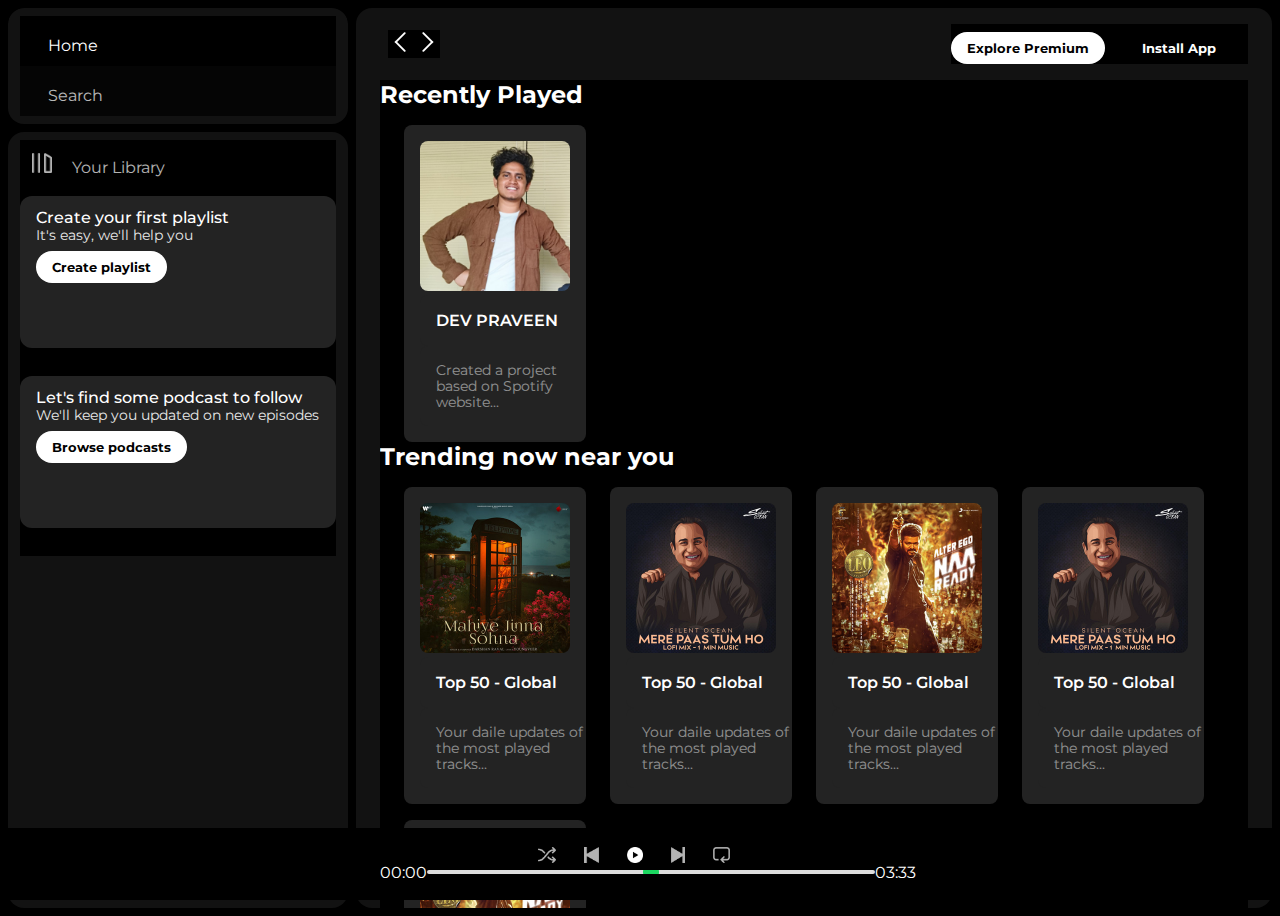
<file: index.html>
<!DOCTYPE html>
<html lang="en">
<head>
    <meta charset="UTF-8">
    <meta name="viewport" content="width=device-width, initial-scale=1.0">
    <title>Spotify - web Player: Music for everyone</title>
    <link rel="stylesheet" href="style.css"/>
    <!-- Link of FONT AWSOME CDN -->
    <link rel="stylesheet" href="https://cdnjs.cloudflare.com/ajax/libs/font-awesome/6.5.2/css/all.min.css" integrity="sha512-SnH5WK+bZxgPHs44uWIX+LLJAJ9/2PkPKZ5QiAj6Ta86w+fsb2TkcmfRyVX3pBnMFcV7oQPJkl9QevSCWr3W6A==" crossorigin="anonymous" referrerpolicy="no-referrer" />
    <!-- To add icon at the top of the webtab  -->
    <link rel="icon" href="logo.png"/>

    <!-- Google fonts lo Montserrat font link -->
    <link rel="preconnect" href="https://fonts.googleapis.com">
<link rel="preconnect" href="https://fonts.gstatic.com" crossorigin>
<link href="https://fonts.googleapis.com/css2?family=Montserrat:ital,wght@0,100..900;1,100..900&display=swap" rel="stylesheet"/>
</head>
<body>
    <div class="main">
     
        <div class="sidebar">
            <div class="nav">
                <div class="nav-option" style="opacity: 1;">
                    <i class="fa-solid fa-house"></i> <!-- icon link taken from font awsome ,in that free icons -->
                  <a href="#">Home</a>
                </div>
                <div class="nav-option">
                    <i class="fa-solid fa-magnifying-glass"></i> 
                      <a href="#">Search</a>
                    </div>
            </div>

            <!-- library or sidebar bottom -->
            <div class="library">
                <div class="options">
                    <div class="lib-option nav-option" >
                        <img src="library_icon.png"/>
                        
                      <a href="#">Your Library</a>
                    </div>
                    <div class="icons">
                        <i class="fa-solid fa-plus"></i>
                        <i class="fa-solid fa-arrow-right"></i>
                    </div>
                </div>

                <!-- Library boxes-->
                <div class="lib-box">
                    <div class="box">
                        <p class="box-p1">Create your first playlist</p>
                        <p class="box-p2">It's easy, we'll help you</p>
                        <button class="badge">Create playlist</button>
                    </div>
                    <div class="box">
                        <p class="box-p1">Let's find some podcast to follow</p>
                        <p class="box-p2">We'll keep you updated on new episodes</p>
                        <button class="badge">Browse podcasts</button>
                    </div>
                </div>
            </div>
        </div>

        <!-- main content -->
        <div class="main-content">
            <div class="sticky-nav">
            <div class="sticky-nav-icons">
                <img src="backward_icon.png"/>
                <img src="forward_icon.png" class="hide"/>
            </div>    
                <div class="sticky-nav-options">                    <button class="badge nav-item hide">Explore Premium</button>
                    <button class="badge nav-item dark-badge"><i class="fa-regular fa-circle-down" style="margin-right: 5px;"></i> Install App</button>
                    <i class="fa-regular fa-user"></i>
                </div>
             
            </div>
            <!-- cards in main body -->
            
            <h2>Recently Played</h2>
            <div class="cards-container">
                <div class="card">
                    <img src="prawin pic.jpeg" class="card-img">
                    <p class="card-title">DEV PRAVEEN </p>
                    <p class="card-info">Created a project based on Spotify website...</p>
                </div>
            </div>
            
            

            <h2>Trending now near you</h2>
            <div class="cards-container">
                <div class="card">
                    <img src="card2img.jpeg" class="card-img">
                    <p class="card-title">Top 50 - Global</p>
                    <p class="card-info">Your daile updates of the most played tracks...</p>
                </div>
               
                    <div class="card">
                        <img src="card3img.jpeg" class="card-img">
                        <p class="card-title">Top 50 - Global</p>
                        <p class="card-info">Your daile updates of the most played tracks...</p>
                    </div>
                  
                        <div class="card">
                            <img src="card4img.jpeg" class="card-img">
                            <p class="card-title">Top 50 - Global</p>
                            <p class="card-info">Your daile updates of the most played tracks...</p>
                        </div>
                        
                            <div class="card">
                                <img src="card3img.jpeg" class="card-img">
                                <p class="card-title">Top 50 - Global</p>
                                <p class="card-info">Your daile updates of the most played tracks...</p>
                            </div>
                          
                                <div class="card">
                                    <img src="card4img.jpeg" class="card-img">
                                    <p class="card-title">Top 50 - Global</p>
                                    <p class="card-info">Your daile updates of the most played tracks...</p>
                                </div>    
                            </div>
            

            <h2>Featured Charts</h2>
            <div class="cards-container">
                <div class="card">
                    <img src="card5img.jpeg" class="card-img">
                    <p class="card-title">Top 50 - Global</p>
                    <p class="card-info">Your daile updates of the most played tracks...</p>
                </div>
                <div class="card">
                    <img src="card6img.jpeg" class="card-img">
                    <p class="card-title">Top Songs - India</p>
                    <p class="card-info">Your daile updates of the most played tracks...</p>
                </div>
                <div class="card">
                    <img src="card1img.jpeg" class="card-img"/>
                    <p class="card-title">Top 50 - Global</p>
                    <p class="card-info">Your daile updates of the most played tracks...</p>
                </div>
            </div>
<div class="footer">
    <div class="line"></div>
</div>
<hr>
        </div>
        <div class="music-player">
            <div class="album"></div>

            <div class="player">
                <div class="player-controls">
                    <img src="player_icon1.png" class="player-control-icon"/>
                    <img src="player_icon2.png" class="player-control-icon"/>
                    <img src="player_icon3.png" class="player-control-icon" style="opacity: 1;"/>
                    <img src="player_icon4.png" class="player-control-icon"/>
                    <img src="player_icon5.png" class="player-control-icon"/>
                </div>
                <div class="playback-bar">
                    <span class="curr-time">00:00</span>
                    <input type="range" min="0" max="100" class="progress-bar" step="1">
                    <span class="curr-time">03:33</span>
                </div>
            </div>


            <div class="controls"></div>
        </div>
    </div>
</body>
</html>
</file>
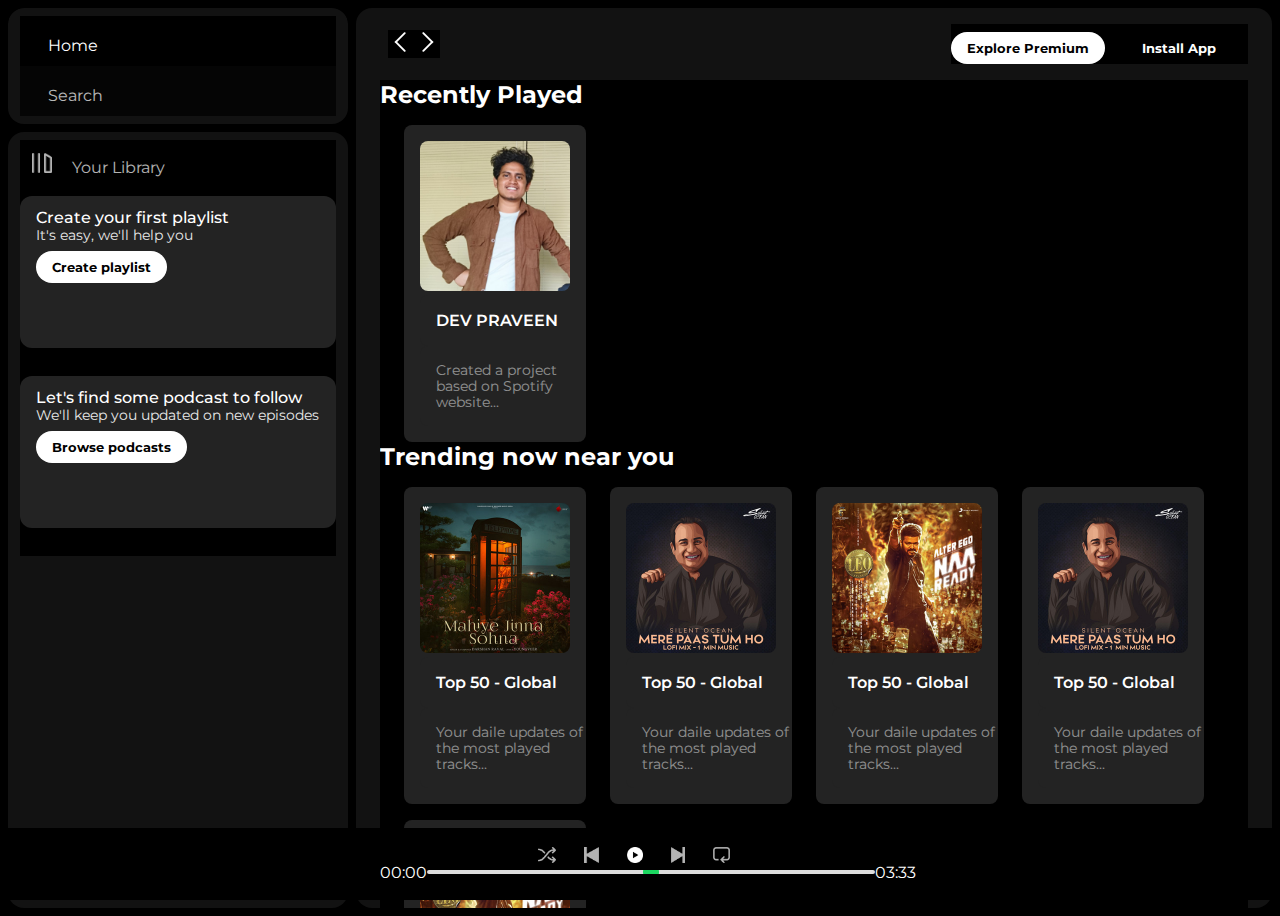
<file: spotify.html>
<!DOCTYPE html>
<html lang="en">
<head>
    <meta charset="UTF-8">
    <meta name="viewport" content="width=device-width, initial-scale=1.0">
    <title>Spotify - web Player: Music for everyone</title>
    <link rel="stylesheet" href="spotify.css"/>
    <!-- Link of FONT AWSOME CDN -->
    <link rel="stylesheet" href="https://cdnjs.cloudflare.com/ajax/libs/font-awesome/6.5.2/css/all.min.css" integrity="sha512-SnH5WK+bZxgPHs44uWIX+LLJAJ9/2PkPKZ5QiAj6Ta86w+fsb2TkcmfRyVX3pBnMFcV7oQPJkl9QevSCWr3W6A==" crossorigin="anonymous" referrerpolicy="no-referrer" />
    <!-- To add icon at the top of the webtab  -->
    <link rel="icon" href="logo.png"/>

    <!-- Google fonts lo Montserrat font link -->
    <link rel="preconnect" href="https://fonts.googleapis.com">
<link rel="preconnect" href="https://fonts.gstatic.com" crossorigin>
<link href="https://fonts.googleapis.com/css2?family=Montserrat:ital,wght@0,100..900;1,100..900&display=swap" rel="stylesheet"/>
</head>
<body>
    <div class="main">
     
        <div class="sidebar">
            <div class="nav">
                <div class="nav-option" style="opacity: 1;">
                    <i class="fa-solid fa-house"></i> <!-- icon link taken from font awsome ,in that free icons -->
                  <a href="#">Home</a>
                </div>
                <div class="nav-option">
                    <i class="fa-solid fa-magnifying-glass"></i> 
                      <a href="#">Search</a>
                    </div>
            </div>

            <!-- library or sidebar bottom -->
            <div class="library">
                <div class="options">
                    <div class="lib-option nav-option" >
                        <img src="library_icon.png"/>
                        
                      <a href="#">Your Library</a>
                    </div>
                    <div class="icons">
                        <i class="fa-solid fa-plus"></i>
                        <i class="fa-solid fa-arrow-right"></i>
                    </div>
                </div>

                <!-- Library boxes-->
                <div class="lib-box">
                    <div class="box">
                        <p class="box-p1">Create your first playlist</p>
                        <p class="box-p2">It's easy, we'll help you</p>
                        <button class="badge">Create playlist</button>
                    </div>
                    <div class="box">
                        <p class="box-p1">Let's find some podcast to follow</p>
                        <p class="box-p2">We'll keep you updated on new episodes</p>
                        <button class="badge">Browse podcasts</button>
                    </div>
                </div>
            </div>
        </div>

        <!-- main content -->
        <div class="main-content">
            <div class="sticky-nav">
            <div class="sticky-nav-icons">
                <img src="backward_icon.png"/>
                <img src="forward_icon.png" class="hide"/>
            </div>    
                <div class="sticky-nav-options">                    <button class="badge nav-item hide">Explore Premium</button>
                    <button class="badge nav-item dark-badge"><i class="fa-regular fa-circle-down" style="margin-right: 5px;"></i> Install App</button>
                    <i class="fa-regular fa-user"></i>
                </div>
             
            </div>
            <!-- cards in main body -->
            
            <h2>Recently Played</h2>
            <div class="cards-container">
                <div class="card">
                    <img src="prawin pic.jpeg" class="card-img">
                    <p class="card-title">DEV PRAVEEN </p>
                    <p class="card-info">Created a project based on Spotify website...</p>
                </div>
            </div>
            
            

            <h2>Trending now near you</h2>
            <div class="cards-container">
                <div class="card">
                    <img src="card2img.jpeg" class="card-img">
                    <p class="card-title">Top 50 - Global</p>
                    <p class="card-info">Your daile updates of the most played tracks...</p>
                </div>
               
                    <div class="card">
                        <img src="card3img.jpeg" class="card-img">
                        <p class="card-title">Top 50 - Global</p>
                        <p class="card-info">Your daile updates of the most played tracks...</p>
                    </div>
                  
                        <div class="card">
                            <img src="card4img.jpeg" class="card-img">
                            <p class="card-title">Top 50 - Global</p>
                            <p class="card-info">Your daile updates of the most played tracks...</p>
                        </div>
                        
                            <div class="card">
                                <img src="card3img.jpeg" class="card-img">
                                <p class="card-title">Top 50 - Global</p>
                                <p class="card-info">Your daile updates of the most played tracks...</p>
                            </div>
                          
                                <div class="card">
                                    <img src="card4img.jpeg" class="card-img">
                                    <p class="card-title">Top 50 - Global</p>
                                    <p class="card-info">Your daile updates of the most played tracks...</p>
                                </div>    
                            </div>
            

            <h2>Featured Charts</h2>
            <div class="cards-container">
                <div class="card">
                    <img src="card5img.jpeg" class="card-img">
                    <p class="card-title">Top 50 - Global</p>
                    <p class="card-info">Your daile updates of the most played tracks...</p>
                </div>
                <div class="card">
                    <img src="card6img.jpeg" class="card-img">
                    <p class="card-title">Top Songs - India</p>
                    <p class="card-info">Your daile updates of the most played tracks...</p>
                </div>
                <div class="card">
                    <img src="card1img.jpeg" class="card-img"/>
                    <p class="card-title">Top 50 - Global</p>
                    <p class="card-info">Your daile updates of the most played tracks...</p>
                </div>
            </div>
<div class="footer">
    <div class="line"></div>
</div>
<hr>
        </div>
        <div class="music-player">
            <div class="album"></div>

            <div class="player">
                <div class="player-controls">
                    <img src="player_icon1.png" class="player-control-icon"/>
                    <img src="player_icon2.png" class="player-control-icon"/>
                    <img src="player_icon3.png" class="player-control-icon" style="opacity: 1;"/>
                    <img src="player_icon4.png" class="player-control-icon"/>
                    <img src="player_icon5.png" class="player-control-icon"/>
                </div>
                <div class="playback-bar">
                    <span class="curr-time">00:00</span>
                    <input type="range" min="0" max="100" class="progress-bar" step="1">
                    <span class="curr-time">03:33</span>
                </div>
            </div>


            <div class="controls"></div>
        </div>
    </div>
</body>
</html>
</file>
<file: style.css>
/* CSS link copied from Google fonts for Montserrat Fonts  */
*{
  font-family: "Montserrat", sans-serif;
  margin:0;
  background-color:black;
  color:white;
  overflow:hidden;
}

/* ekad varaku page lo unna main sidebar & music player column lo unde */
/* Doing for Main Box */
.main{
    display: flex; /* After using flex TURNS to [COL -> ROW] */
    height: 100vh;
    padding: 0.5rem;
}

.sidebar{
   background-color: black;
   width: 340px;
   border-radius: 1rem; /* 1rem=16px */
   margin-right: 0.5rem;
}
.main-content{
   background-color: #121212;
   flex: 1;
   border-radius: 1rem;
   overflow: auto; /* For Scrolling purpose */
   padding: 0 1.5rem 0 1.5rem;
}
.music-player{
background-color: black;
position: fixed;
bottom: 0;
width: 100%;
height: 72px;
}
a{
    text-decoration: none;
    color: white;
}

.nav{
    background-color: #121212;
    border-radius: 1rem;
    display: flex;
    flex-direction: column;
    justify-content: center;
    height: 100px;
    padding: 0.5rem 0.75rem;
}
.nav-option{
    line-height: 2.5rem; /* HOme and search bar height */
    opacity: 0.7;
    padding:0.5rem 0.75rem;
   
}

.nav-option:hover{
    opacity: 1;

}
.nav-option i{
    font-size:1.2rem ;
    
}
.nav-option a{
    font-size: 1rem;
    margin-left: 1rem;
    
}

/* Library options or sidebar bottom */

.library{
    background-color: #121212;
    border-radius: 1rem;
    height: 100%;
    margin-top: 0.5rem;
    padding:0.5rem 0.75rem;
 
}
.options{
    display: flex;
    justify-content: space-between;
    align-items: center;
}
.lib-option img{
    height: 1.25rem;
    width: 1.25rem;
    
}

.icons{
    font-size: 1.25rem;
  
    display: flex;
   
}
.icons i{
    opacity: 0.75;
    margin-right: 1rem;
}
.icons i:hover{
    opacity: 1;
}

/* Library boxes */
.box{
    background-color: #232323;
    height: 8rem;
    border-radius: 0.75rem;
    margin: 0 0 1.75rem 0;
    padding: 0.75rem 1rem;
}
.box-p1{
    background-color: #232323;
    font-size: 1rem;
    font-weight: 500;

}
.box-p2{
    background-color: #232323;
    font-size: 0.85rem;
    opacity: 0.9;
}
.badge{
    background-color: white;
    color: black;
    border: none;
    border-radius: 100px;
    padding: 0.25rem 1rem;
    font-weight: 700;
    margin-top: 0.5rem;
    height: 2rem;
    width: fit-content;
}

.dark-badge{
    background-color: #000;
    color: #fff;
}

/* main content or middle  */

.sticky-nav{
    position: sticky;
    top:0;
    background-color: #121212;
    display: flex;
    justify-content: space-between;
    align-items: center;
    padding: 1rem 0 1rem 0;
    z-index: 10; /* scroll chesinapudu nav bar background lo text knpistundi thats why used  */
}
.sticky-nav-icons{
   margin-left: 0.5rem;
}
.sticky-nav-options{
    display: flex;
    justify-content: center;
    align-items: center;
}
.nav-item{
    margin-right: 1rem;
}

@media (max-width: 1000px){
    .hide{
        display: none;
    }
}

/* cards in MAIN body or middle body */

.card{
    background-color: #232323;
    width: 150px;
    border-radius: 0.5rem;
    padding: 1rem;
    margin-left: 1.5rem;
    margin-top: 1rem;
}
.card-title , .card-info{
    background-color: #232323;
    width: 150px;
    border-radius: 0.5rem;
    padding: 1rem;
}
.cards-container{
    display: flex;
    flex-wrap: wrap;
}
.card-img{
    width: 100%;
    border-radius: 0.5rem;
}
.card-title{
    font-weight: 600;

}
.card-info{
    font-size: 0.85rem;
    opacity: 0.5;
}

/* player bottom */

.footer{
    height: 300px;
    display: flex;
    align-items: center;
    justify-content: center;
}
.line{
    width: 90%;
    height: 50%;
    border-top: 1px solid white;
    opacity: 0.4;
}

/* player */

.music-player{
    display: flex;
    justify-content: space-between;
    align-items: center;
}
.album{
    width: 25%;
    background-color: red;
}
.player{
    width: 50%;
    background-color: yellow;
}
.controls{
    width: 25%;
    background-color: blue;
}

.player-controls{
    display: flex;
    justify-content: center;
    align-items: center;
}

.player-control-icon{
    height: 1rem;
 
    margin-right: 1.75rem;
    opacity: 0.7;

}

.player-control-icon:hover{
    opacity: 1;
}
.playback-bar{
    display: flex;
    justify-content: center;
    align-items: center;
}
.progress-bar{
    width: 70%;
    appearance: none; /* used for player range color   */
    background-color: transparent;
    cursor: pointer;
}
.progress-bar::-webkit-slider-runnable-track{
    background-color: #ddd;
    border-radius: 100px;
    height: 0.2rem;
}
.progress-bar::-webkit-slider-thumb{
    appearance: none;
    height: 1rem;
    width: 1rem;
    background-color: #1bd760;
    border-radius: 50%;
    margin-top: -6px;
}
</file>
<file: spotify.css>
/* CSS link copied from Google fonts for Montserrat Fonts  */
*{
  font-family: "Montserrat", sans-serif;
  margin:0;
  background-color:black;
  color:white;
  overflow:hidden;
}

/* ekad varaku page lo unna main sidebar & music player column lo unde */
/* Doing for Main Box */
.main{
    display: flex; /* After using flex TURNS to [COL -> ROW] */
    height: 100vh;
    padding: 0.5rem;
}

.sidebar{
   background-color: black;
   width: 340px;
   border-radius: 1rem; /* 1rem=16px */
   margin-right: 0.5rem;
}
.main-content{
   background-color: #121212;
   flex: 1;
   border-radius: 1rem;
   overflow: auto; /* For Scrolling purpose */
   padding: 0 1.5rem 0 1.5rem;
}
.music-player{
background-color: black;
position: fixed;
bottom: 0;
width: 100%;
height: 72px;
}
a{
    text-decoration: none;
    color: white;
}

.nav{
    background-color: #121212;
    border-radius: 1rem;
    display: flex;
    flex-direction: column;
    justify-content: center;
    height: 100px;
    padding: 0.5rem 0.75rem;
}
.nav-option{
    line-height: 2.5rem; /* HOme and search bar height */
    opacity: 0.7;
    padding:0.5rem 0.75rem;
   
}

.nav-option:hover{
    opacity: 1;

}
.nav-option i{
    font-size:1.2rem ;
    
}
.nav-option a{
    font-size: 1rem;
    margin-left: 1rem;
    
}

/* Library options or sidebar bottom */

.library{
    background-color: #121212;
    border-radius: 1rem;
    height: 100%;
    margin-top: 0.5rem;
    padding:0.5rem 0.75rem;
 
}
.options{
    display: flex;
    justify-content: space-between;
    align-items: center;
}
.lib-option img{
    height: 1.25rem;
    width: 1.25rem;
    
}

.icons{
    font-size: 1.25rem;
  
    display: flex;
   
}
.icons i{
    opacity: 0.75;
    margin-right: 1rem;
}
.icons i:hover{
    opacity: 1;
}

/* Library boxes */
.box{
    background-color: #232323;
    height: 8rem;
    border-radius: 0.75rem;
    margin: 0 0 1.75rem 0;
    padding: 0.75rem 1rem;
}
.box-p1{
    background-color: #232323;
    font-size: 1rem;
    font-weight: 500;

}
.box-p2{
    background-color: #232323;
    font-size: 0.85rem;
    opacity: 0.9;
}
.badge{
    background-color: white;
    color: black;
    border: none;
    border-radius: 100px;
    padding: 0.25rem 1rem;
    font-weight: 700;
    margin-top: 0.5rem;
    height: 2rem;
    width: fit-content;
}

.dark-badge{
    background-color: #000;
    color: #fff;
}

/* main content or middle  */

.sticky-nav{
    position: sticky;
    top:0;
    background-color: #121212;
    display: flex;
    justify-content: space-between;
    align-items: center;
    padding: 1rem 0 1rem 0;
    z-index: 10; /* scroll chesinapudu nav bar background lo text knpistundi thats why used  */
}
.sticky-nav-icons{
   margin-left: 0.5rem;
}
.sticky-nav-options{
    display: flex;
    justify-content: center;
    align-items: center;
}
.nav-item{
    margin-right: 1rem;
}

@media (max-width: 1000px){
    .hide{
        display: none;
    }
}

/* cards in MAIN body or middle body */

.card{
    background-color: #232323;
    width: 150px;
    border-radius: 0.5rem;
    padding: 1rem;
    margin-left: 1.5rem;
    margin-top: 1rem;
}
.card-title , .card-info{
    background-color: #232323;
    width: 150px;
    border-radius: 0.5rem;
    padding: 1rem;
}
.cards-container{
    display: flex;
    flex-wrap: wrap;
}
.card-img{
    width: 100%;
    border-radius: 0.5rem;
}
.card-title{
    font-weight: 600;

}
.card-info{
    font-size: 0.85rem;
    opacity: 0.5;
}

/* player bottom */

.footer{
    height: 300px;
    display: flex;
    align-items: center;
    justify-content: center;
}
.line{
    width: 90%;
    height: 50%;
    border-top: 1px solid white;
    opacity: 0.4;
}

/* player */

.music-player{
    display: flex;
    justify-content: space-between;
    align-items: center;
}
.album{
    width: 25%;
    background-color: red;
}
.player{
    width: 50%;
    background-color: yellow;
}
.controls{
    width: 25%;
    background-color: blue;
}

.player-controls{
    display: flex;
    justify-content: center;
    align-items: center;
}

.player-control-icon{
    height: 1rem;
 
    margin-right: 1.75rem;
    opacity: 0.7;

}

.player-control-icon:hover{
    opacity: 1;
}
.playback-bar{
    display: flex;
    justify-content: center;
    align-items: center;
}
.progress-bar{
    width: 70%;
    appearance: none; /* used for player range color   */
    background-color: transparent;
    cursor: pointer;
}
.progress-bar::-webkit-slider-runnable-track{
    background-color: #ddd;
    border-radius: 100px;
    height: 0.2rem;
}
.progress-bar::-webkit-slider-thumb{
    appearance: none;
    height: 1rem;
    width: 1rem;
    background-color: #1bd760;
    border-radius: 50%;
    margin-top: -6px;
}
</file>
